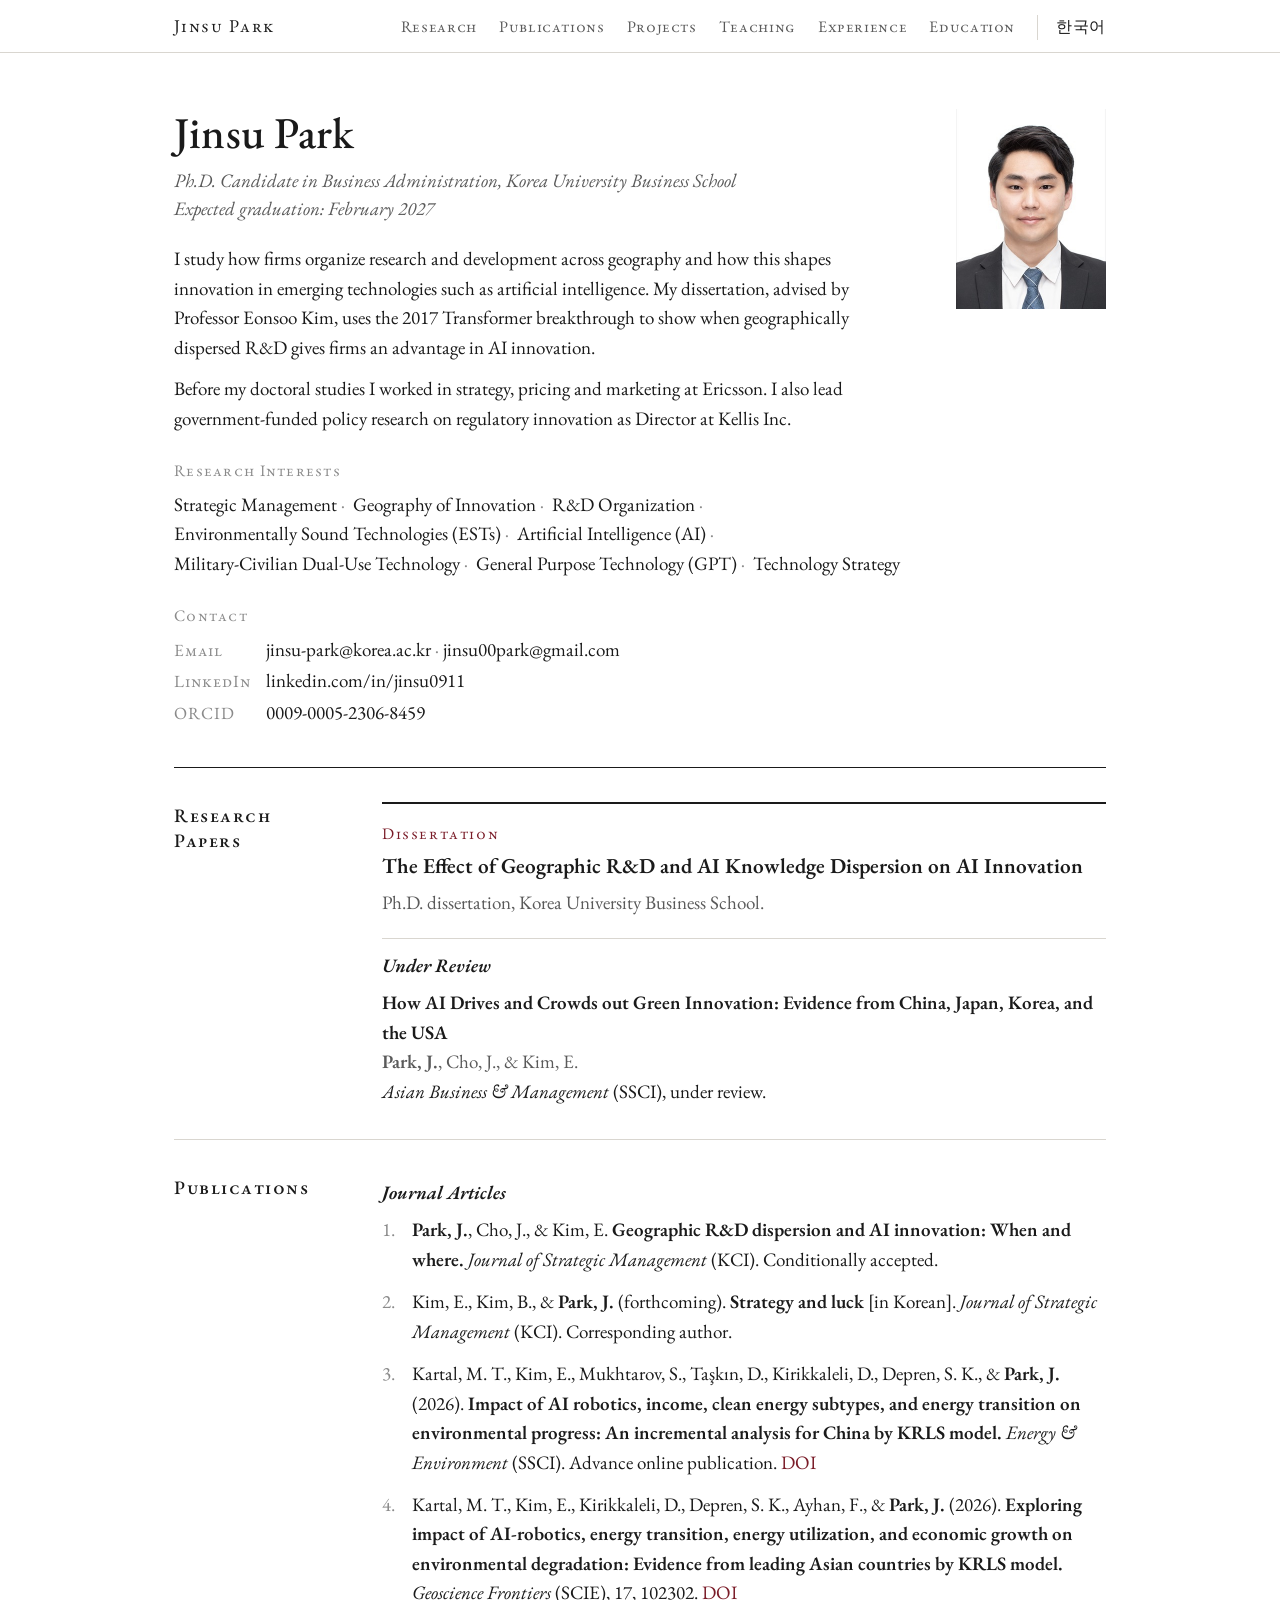
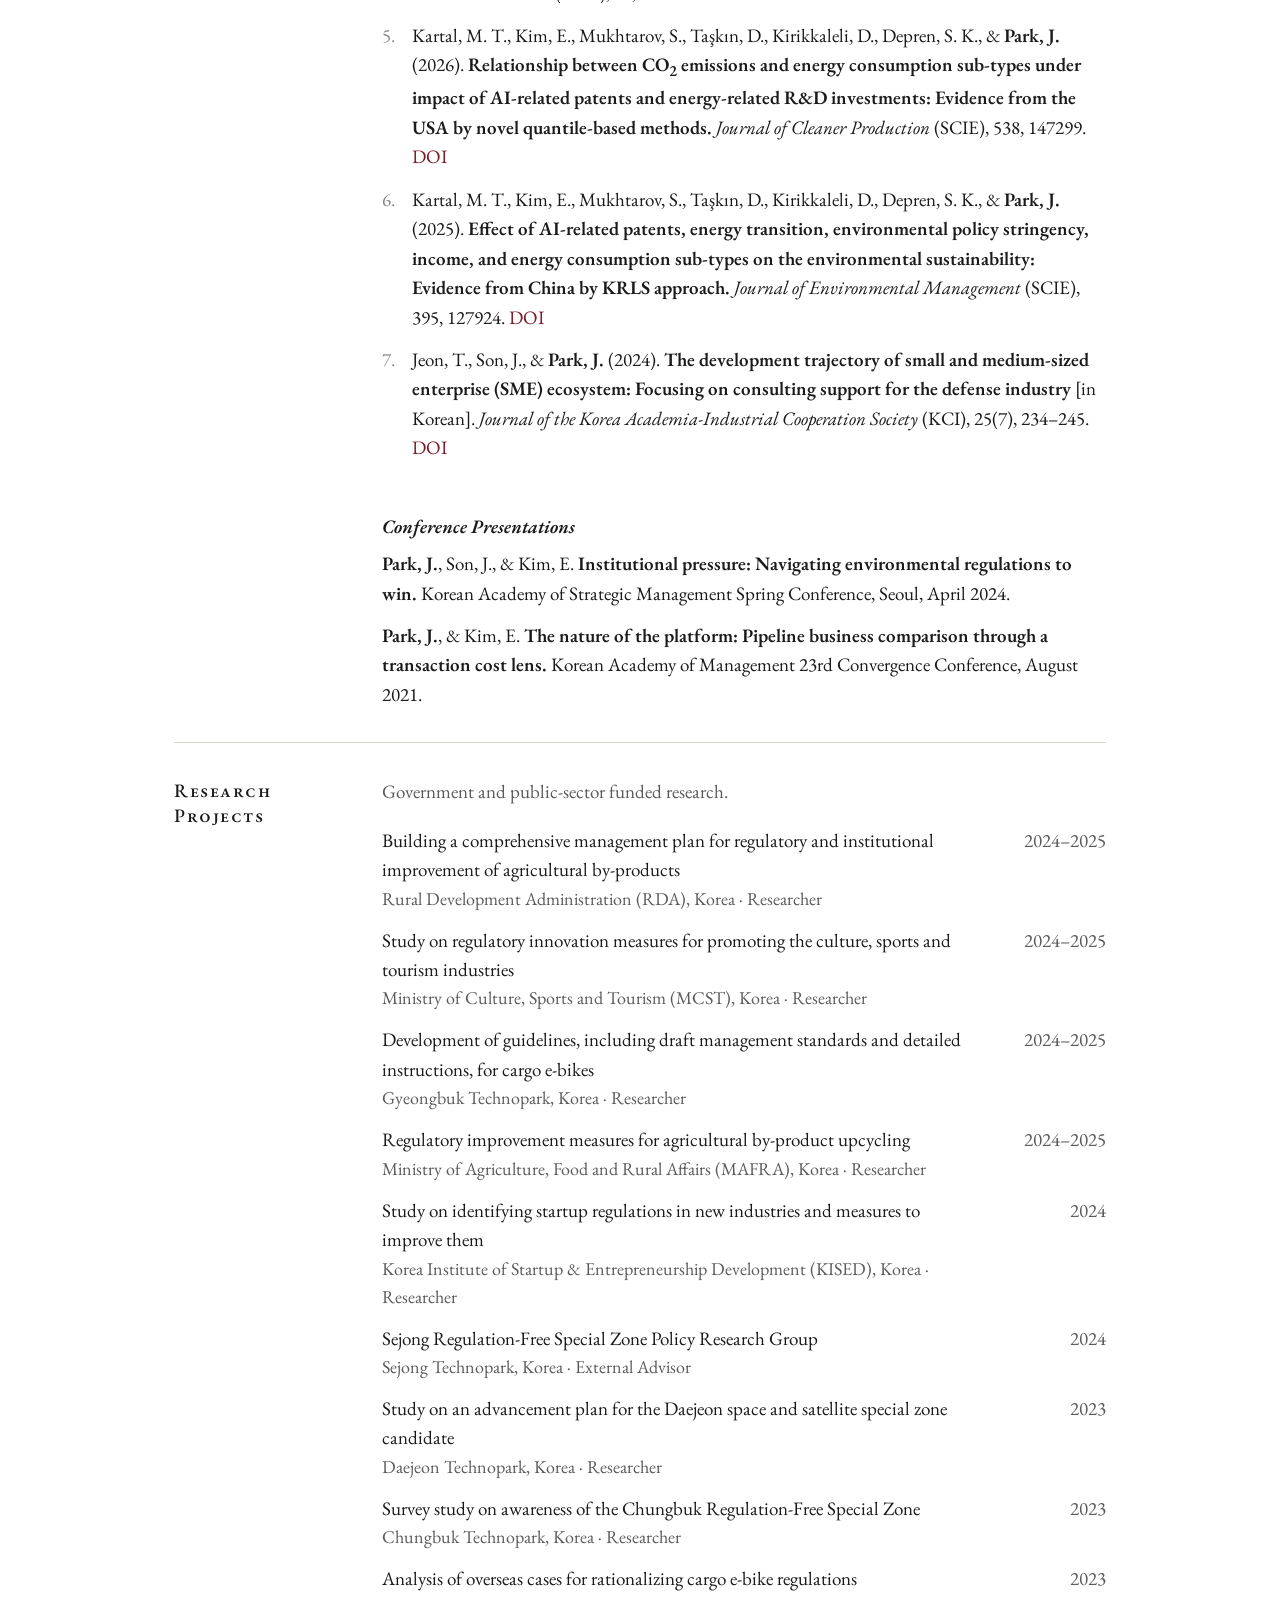
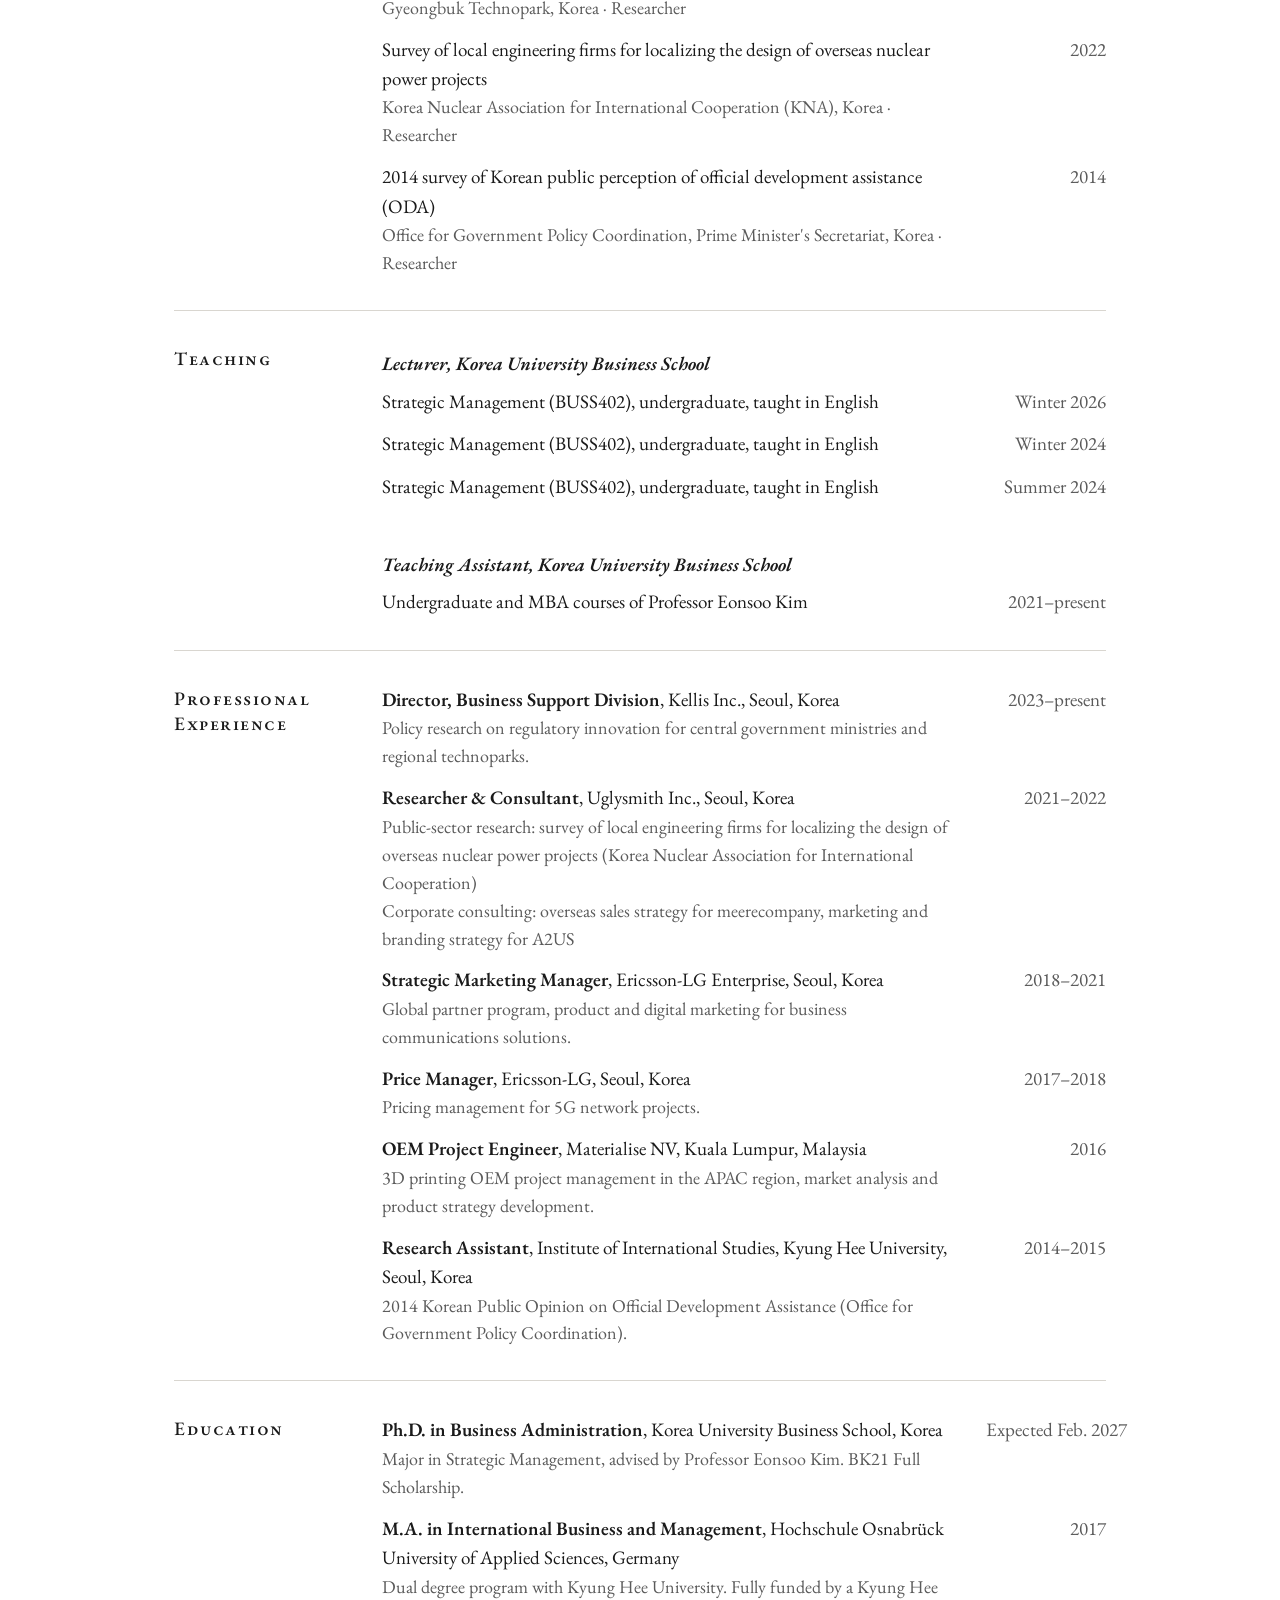
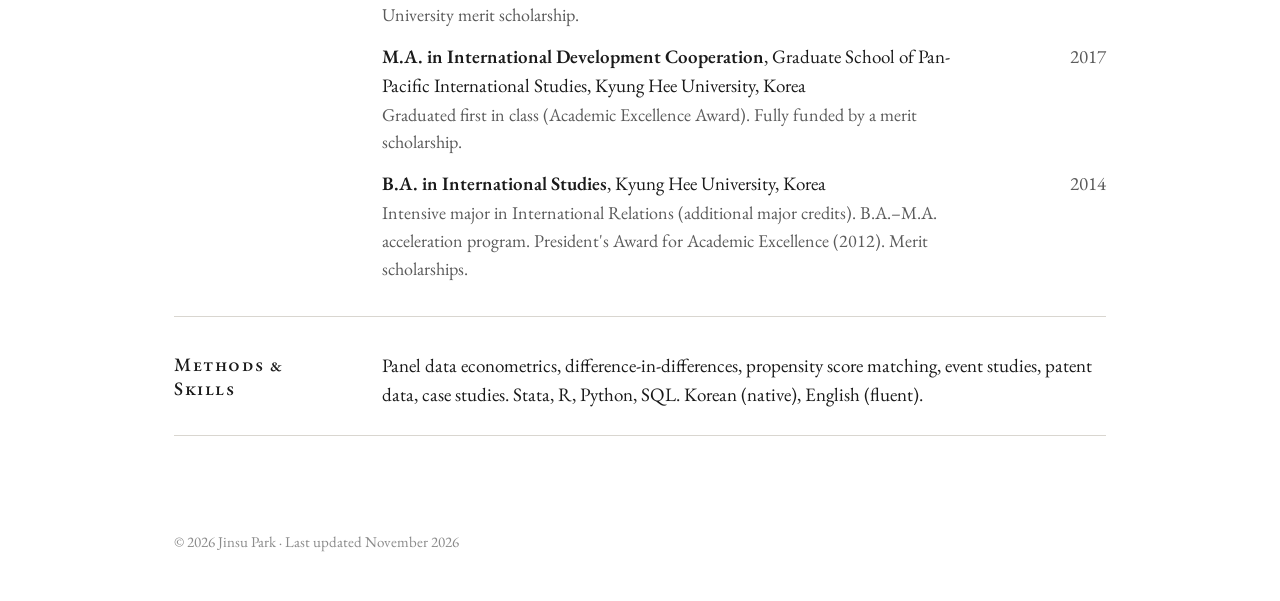
<file: index.html>
<!doctype html>
<html lang="en">
<head>
  <meta charset="utf-8">
  <meta name="viewport" content="width=device-width, initial-scale=1">
  <title>Jinsu Park</title>
  <meta name="description" content="Jinsu Park, Ph.D. candidate in Business Administration at Korea University Business School. Research on the geography of R&D, AI innovation, and technology strategy.">
  <meta name="author" content="Jinsu Park">
  <link rel="preconnect" href="https://fonts.googleapis.com">
  <link rel="preconnect" href="https://fonts.gstatic.com" crossorigin>
  <link href="https://fonts.googleapis.com/css2?family=EB+Garamond:ital,wght@0,400;0,500;0,600;1,400&display=swap" rel="stylesheet">
  <link rel="stylesheet" href="assets/style.css">
</head>
<body>

<nav>
  <div class="inner">
    <span class="name">Jinsu Park</span>
    <a href="#research">Research</a>
    <a href="#publications">Publications</a>
    <a href="#projects">Projects</a>
    <a href="#teaching">Teaching</a>
    <a href="#experience">Experience</a>
    <a href="#education">Education</a>
    <a class="lang" href="ko.html" lang="ko">한국어</a>
  </div>
</nav>

<main>

  <header class="hero">
    <img src="assets/photo.jpg" alt="Photo of Jinsu Park">
    <div>
      <h1>Jinsu Park</h1>
      <p class="role">Ph.D. Candidate in Business Administration, Korea University Business School<br>Expected graduation: February 2027</p>
      <p>
        I study how firms organize research and development across geography and how this shapes
        innovation in emerging technologies such as artificial intelligence. My dissertation, advised by
        Professor Eonsoo Kim, uses the 2017 Transformer breakthrough to show when geographically dispersed
        R&amp;D gives firms an advantage in AI innovation.
      </p>
      <p>
        Before my doctoral studies I worked in strategy, pricing and marketing at Ericsson.
        I also lead government-funded policy research on regulatory innovation as Director at Kellis Inc.
      </p>
      <p class="hero-label">Research Interests</p>
      <ul class="interests">
        <li>Strategic Management</li>
        <li>Geography of Innovation</li>
        <li>R&amp;D Organization</li>
        <li>Environmentally Sound Technologies (ESTs)</li>
        <li>Artificial Intelligence (AI)</li>
        <li>Military-Civilian Dual-Use Technology</li>
        <li>General Purpose Technology (GPT)</li>
        <li>Technology Strategy</li>
      </ul>
      <p class="hero-label">Contact</p>
      <div class="links">
        <span class="pair"><span class="k">Email</span> <a href="mailto:jinsu-park@korea.ac.kr">jinsu-park@korea.ac.kr</a><span class="sep"> · </span><a href="mailto:jinsu00park@gmail.com">jinsu00park@gmail.com</a></span>
        <a href="https://www.linkedin.com/in/jinsu0911" target="_blank" rel="noopener"><span class="k">LinkedIn</span> linkedin.com/in/jinsu0911</a>
        <a href="https://orcid.org/0009-0005-2306-8459" target="_blank" rel="noopener"><span class="k">ORCID</span> 0009-0005-2306-8459</a>
        <!-- TODO: Google Scholar link when the profile exists -->
      </div>
    </div>
  </header>

  <section id="research">
    <h2>Research Papers</h2>
    <div class="jmp">
      <span class="tag">Dissertation</span>
      <h3>The Effect of Geographic R&amp;D and AI Knowledge Dispersion on AI Innovation</h3>
      <p class="meta">Ph.D. dissertation, Korea University Business School.</p>
    </div>

    <h3>Under Review</h3>
    <ul class="plain">
      <li><span class="title">How AI Drives and Crowds out Green Innovation: Evidence from China, Japan, Korea, and the USA</span><br>
        <span class="meta"><span class="me">Park, J.</span>, Cho, J., &amp; Kim, E.</span><br>
        <span class="venue">Asian Business &amp; Management</span> (SSCI), under review.
      </li>
    </ul>

  </section>

  <section id="publications">
    <h2>Publications</h2>

    <h3>Journal Articles</h3>
    <ol class="pubs">
      <li><span class="me">Park, J.</span>, Cho, J., &amp; Kim, E.
        <span class="title">Geographic R&amp;D dispersion and AI innovation: When and where.</span>
        <span class="venue">Journal of Strategic Management</span> (KCI). Conditionally accepted.</li>
      <li>Kim, E., Kim, B., &amp; <span class="me">Park, J.</span> (forthcoming).
        <span class="title">Strategy and luck</span> [in Korean].
        <span class="venue">Journal of Strategic Management</span> (KCI). Corresponding author.</li>
      <li>Kartal, M. T., Kim, E., Mukhtarov, S., Taşkın, D., Kirikkaleli, D., Depren, S. K., &amp; <span class="me">Park, J.</span> (2026).
        <span class="title">Impact of AI robotics, income, clean energy subtypes, and energy transition on environmental progress: An incremental analysis for China by KRLS model.</span>
        <span class="venue">Energy &amp; Environment</span> (SSCI). Advance online publication.
        <a href="https://doi.org/10.1177/0958305X261502657" target="_blank" rel="noopener">DOI</a></li>
      <li>Kartal, M. T., Kim, E., Kirikkaleli, D., Depren, S. K., Ayhan, F., &amp; <span class="me">Park, J.</span> (2026).
        <span class="title">Exploring impact of AI-robotics, energy transition, energy utilization, and economic growth on environmental degradation: Evidence from leading Asian countries by KRLS model.</span>
        <span class="venue">Geoscience Frontiers</span> (SCIE), 17, 102302.
        <a href="https://doi.org/10.1016/j.gsf.2026.102302" target="_blank" rel="noopener">DOI</a></li>
      <li>Kartal, M. T., Kim, E., Mukhtarov, S., Taşkın, D., Kirikkaleli, D., Depren, S. K., &amp; <span class="me">Park, J.</span> (2026).
        <span class="title">Relationship between CO<sub>2</sub> emissions and energy consumption sub-types under impact of AI-related patents and energy-related R&amp;D investments: Evidence from the USA by novel quantile-based methods.</span>
        <span class="venue">Journal of Cleaner Production</span> (SCIE), 538, 147299.
        <a href="https://doi.org/10.1016/j.jclepro.2025.147299" target="_blank" rel="noopener">DOI</a></li>
      <li>Kartal, M. T., Kim, E., Mukhtarov, S., Taşkın, D., Kirikkaleli, D., Depren, S. K., &amp; <span class="me">Park, J.</span> (2025).
        <span class="title">Effect of AI-related patents, energy transition, environmental policy stringency, income, and energy consumption sub-types on the environmental sustainability: Evidence from China by KRLS approach.</span>
        <span class="venue">Journal of Environmental Management</span> (SCIE), 395, 127924.
        <a href="https://doi.org/10.1016/j.jenvman.2025.127924" target="_blank" rel="noopener">DOI</a></li>
      <li>Jeon, T., Son, J., &amp; <span class="me">Park, J.</span> (2024).
        <span class="title">The development trajectory of small and medium-sized enterprise (SME) ecosystem: Focusing on consulting support for the defense industry</span> [in Korean].
        <span class="venue">Journal of the Korea Academia-Industrial Cooperation Society</span> (KCI), 25(7), 234–245.
        <a href="https://doi.org/10.5762/KAIS.2024.25.7.234" target="_blank" rel="noopener">DOI</a></li>
    </ol>

    <h3>Conference Presentations</h3>
    <ul class="plain">
      <li><span class="me">Park, J.</span>, Son, J., &amp; Kim, E. <span class="title">Institutional pressure: Navigating environmental regulations to win.</span>
        Korean Academy of Strategic Management Spring Conference, Seoul, April 2024.</li>
      <li><span class="me">Park, J.</span>, &amp; Kim, E. <span class="title">The nature of the platform: Pipeline business comparison through a transaction cost lens.</span>
        Korean Academy of Management 23rd Convergence Conference, August 2021.</li>
    </ul>
  </section>

  <section id="projects">
    <h2>Research Projects</h2>
    <p class="meta">Government and public-sector funded research.</p>
    <ul class="plain">
      <li class="row"><div>Building a comprehensive management plan for regulatory and institutional improvement of agricultural by-products<div class="meta">Rural Development Administration (RDA), Korea · Researcher</div></div><div class="when">2024–2025</div></li>
      <li class="row"><div>Study on regulatory innovation measures for promoting the culture, sports and tourism industries<div class="meta">Ministry of Culture, Sports and Tourism (MCST), Korea · Researcher</div></div><div class="when">2024–2025</div></li>
      <li class="row"><div>Development of guidelines, including draft management standards and detailed instructions, for cargo e-bikes<div class="meta">Gyeongbuk Technopark, Korea · Researcher</div></div><div class="when">2024–2025</div></li>
      <li class="row"><div>Regulatory improvement measures for agricultural by-product upcycling<div class="meta">Ministry of Agriculture, Food and Rural Affairs (MAFRA), Korea · Researcher</div></div><div class="when">2024–2025</div></li>
      <li class="row"><div>Study on identifying startup regulations in new industries and measures to improve them<div class="meta">Korea Institute of Startup &amp; Entrepreneurship Development (KISED), Korea · Researcher</div></div><div class="when">2024</div></li>
      <li class="row"><div>Sejong Regulation-Free Special Zone Policy Research Group<div class="meta">Sejong Technopark, Korea · External Advisor</div></div><div class="when">2024</div></li>
      <li class="row"><div>Study on an advancement plan for the Daejeon space and satellite special zone candidate<div class="meta">Daejeon Technopark, Korea · Researcher</div></div><div class="when">2023</div></li>
      <li class="row"><div>Survey study on awareness of the Chungbuk Regulation-Free Special Zone<div class="meta">Chungbuk Technopark, Korea · Researcher</div></div><div class="when">2023</div></li>
      <li class="row"><div>Analysis of overseas cases for rationalizing cargo e-bike regulations<div class="meta">Gyeongbuk Technopark, Korea · Researcher</div></div><div class="when">2023</div></li>
      <li class="row"><div>Survey of local engineering firms for localizing the design of overseas nuclear power projects<div class="meta">Korea Nuclear Association for International Cooperation (KNA), Korea · Researcher</div></div><div class="when">2022</div></li>
      <li class="row"><div>2014 survey of Korean public perception of official development assistance (ODA)<div class="meta">Office for Government Policy Coordination, Prime Minister's Secretariat, Korea · Researcher</div></div><div class="when">2014</div></li>
    </ul>
  </section>

  <section id="teaching">
    <h2>Teaching</h2>

    <h3>Lecturer, Korea University Business School</h3>
    <ul class="plain">
      <li class="row"><div>Strategic Management (BUSS402), undergraduate, taught in English</div><div class="when">Winter 2026</div></li>
      <li class="row"><div>Strategic Management (BUSS402), undergraduate, taught in English</div><div class="when">Winter 2024</div></li>
      <li class="row"><div>Strategic Management (BUSS402), undergraduate, taught in English</div><div class="when">Summer 2024</div></li>
    </ul>

    <h3>Teaching Assistant, Korea University Business School</h3>
    <ul class="plain">
      <li class="row"><div>Undergraduate and MBA courses of Professor Eonsoo Kim</div><div class="when">2021–present</div></li>
    </ul>
  </section>

  <section id="experience">
    <h2>Professional Experience</h2>
    <ul class="plain">
      <li class="row"><div><span class="title">Director, Business Support Division</span>, Kellis Inc., Seoul, Korea
        <div class="meta">Policy research on regulatory innovation for central government ministries and regional technoparks.</div></div><div class="when">2023–present</div></li>
      <li class="row"><div><span class="title">Researcher &amp; Consultant</span>, Uglysmith Inc., Seoul, Korea
        <div class="meta">Public-sector research: survey of local engineering firms for localizing the design of overseas nuclear power projects (Korea Nuclear Association for International Cooperation)</div>
        <div class="meta">Corporate consulting: overseas sales strategy for meerecompany, marketing and branding strategy for A2US</div></div><div class="when">2021–2022</div></li>
      <li class="row"><div><span class="title">Strategic Marketing Manager</span>, Ericsson-LG Enterprise, Seoul, Korea
        <div class="meta">Global partner program, product and digital marketing for business communications solutions.</div></div><div class="when">2018–2021</div></li>
      <li class="row"><div><span class="title">Price Manager</span>, Ericsson-LG, Seoul, Korea
        <div class="meta">Pricing management for 5G network projects.</div></div><div class="when">2017–2018</div></li>
      <li class="row"><div><span class="title">OEM Project Engineer</span>, Materialise NV, Kuala Lumpur, Malaysia
        <div class="meta">3D printing OEM project management in the APAC region, market analysis and product strategy development.</div></div><div class="when">2016</div></li>
      <li class="row"><div><span class="title">Research Assistant</span>, Institute of International Studies, Kyung Hee University, Seoul, Korea
        <div class="meta">2014 Korean Public Opinion on Official Development Assistance (Office for Government Policy Coordination).</div></div><div class="when">2014–2015</div></li>
    </ul>
  </section>

  <section id="education">
    <h2>Education</h2>
    <ul class="plain">
      <li class="row"><div><span class="title">Ph.D. in Business Administration</span>, Korea University Business School, Korea
        <div class="meta">Major in Strategic Management, advised by Professor Eonsoo Kim. BK21 Full Scholarship.</div></div><div class="when">Expected Feb. 2027</div></li>
      <li class="row"><div><span class="title">M.A. in International Business and Management</span>, Hochschule Osnabrück University of Applied Sciences, Germany
        <div class="meta">Dual degree program with Kyung Hee University. Fully funded by a Kyung Hee University merit scholarship.</div></div><div class="when">2017</div></li>
      <li class="row"><div><span class="title">M.A. in International Development Cooperation</span>, Graduate School of Pan-Pacific International Studies, Kyung Hee University, Korea
        <div class="meta">Graduated first in class (Academic Excellence Award). Fully funded by a merit scholarship.</div></div><div class="when">2017</div></li>
      <li class="row"><div><span class="title">B.A. in International Studies</span>, Kyung Hee University, Korea
        <div class="meta">Intensive major in International Relations (additional major credits). B.A.–M.A. acceleration program.
          President's Award for Academic Excellence (2012). Merit scholarships.</div></div><div class="when">2014</div></li>
    </ul>
  </section>

  <section id="skills">
    <h2>Methods &amp; Skills</h2>
    <p>Panel data econometrics, difference-in-differences, propensity score matching, event studies, patent data, case studies.
      Stata, R, Python, SQL. Korean (native), English (fluent).</p>
  </section>

</main>

<footer>
  © 2026 Jinsu Park · Last updated November 2026
</footer>

</body>
</html>
</file>
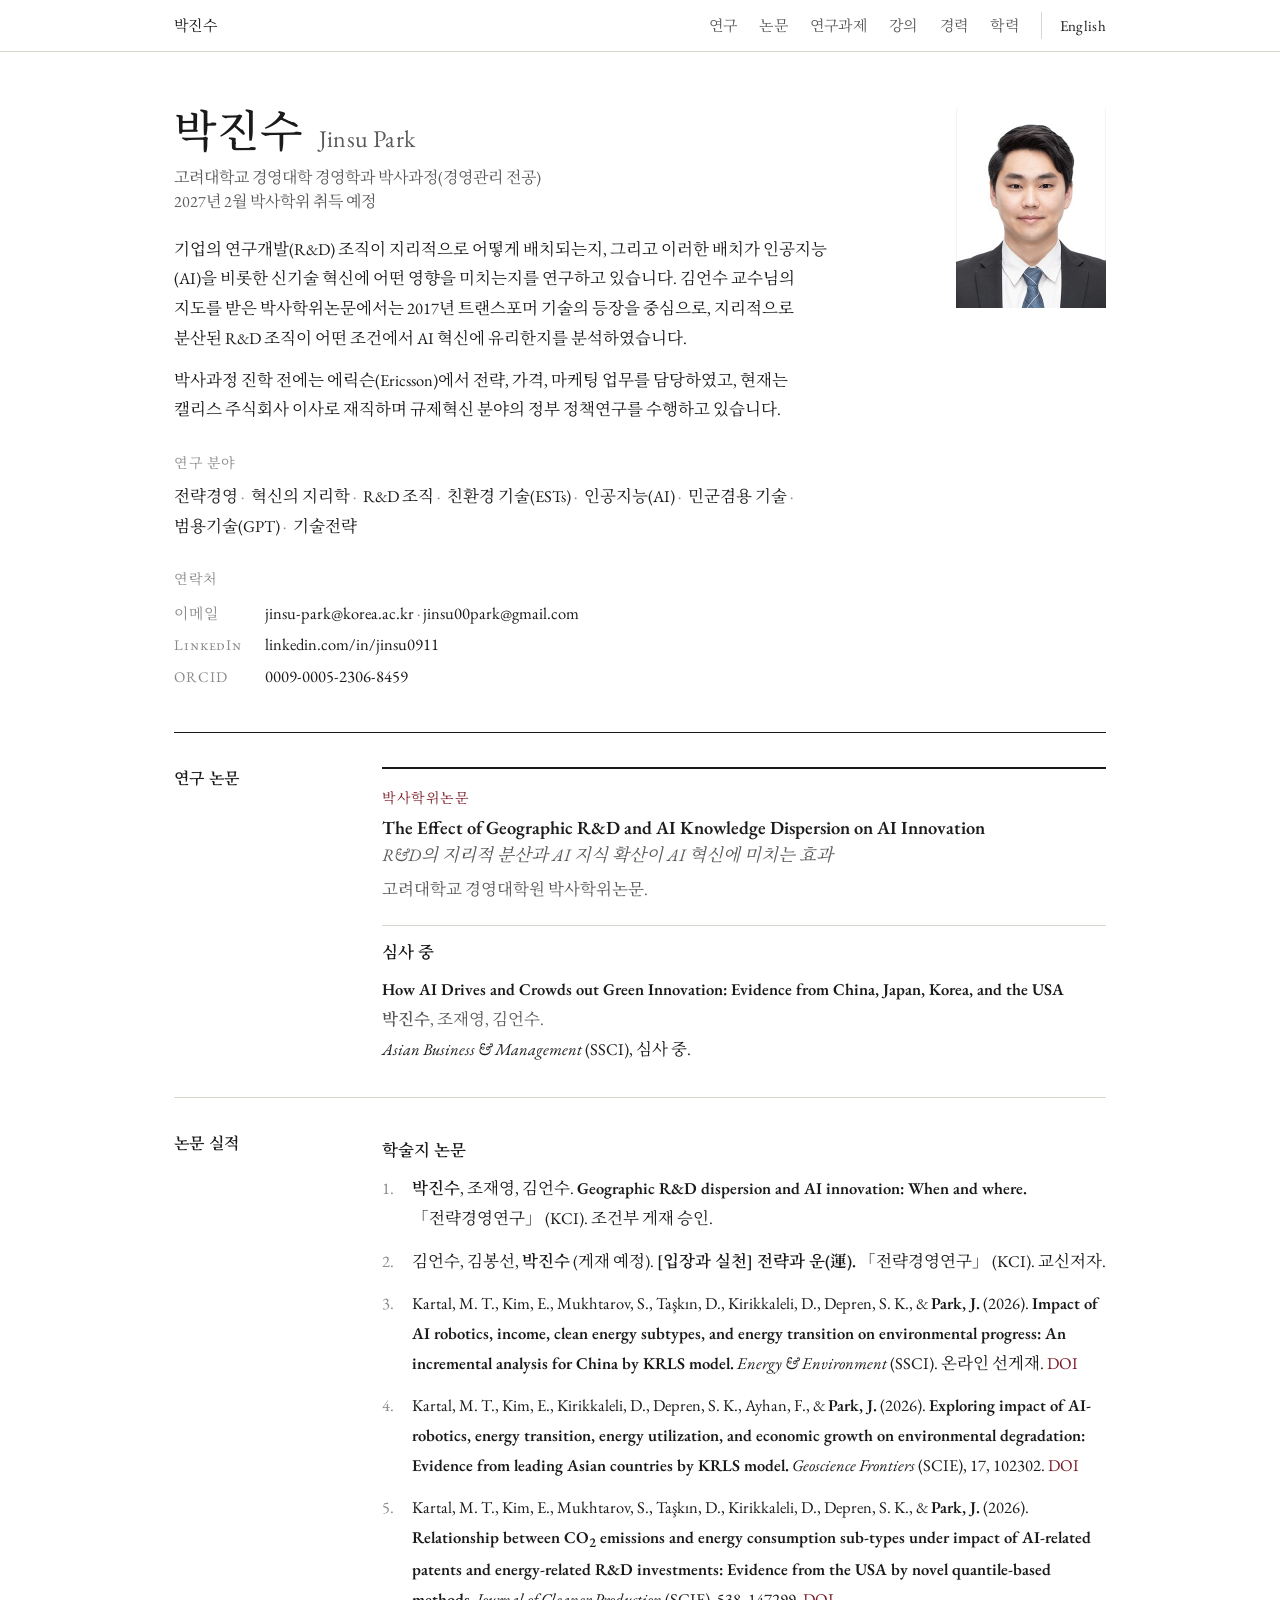
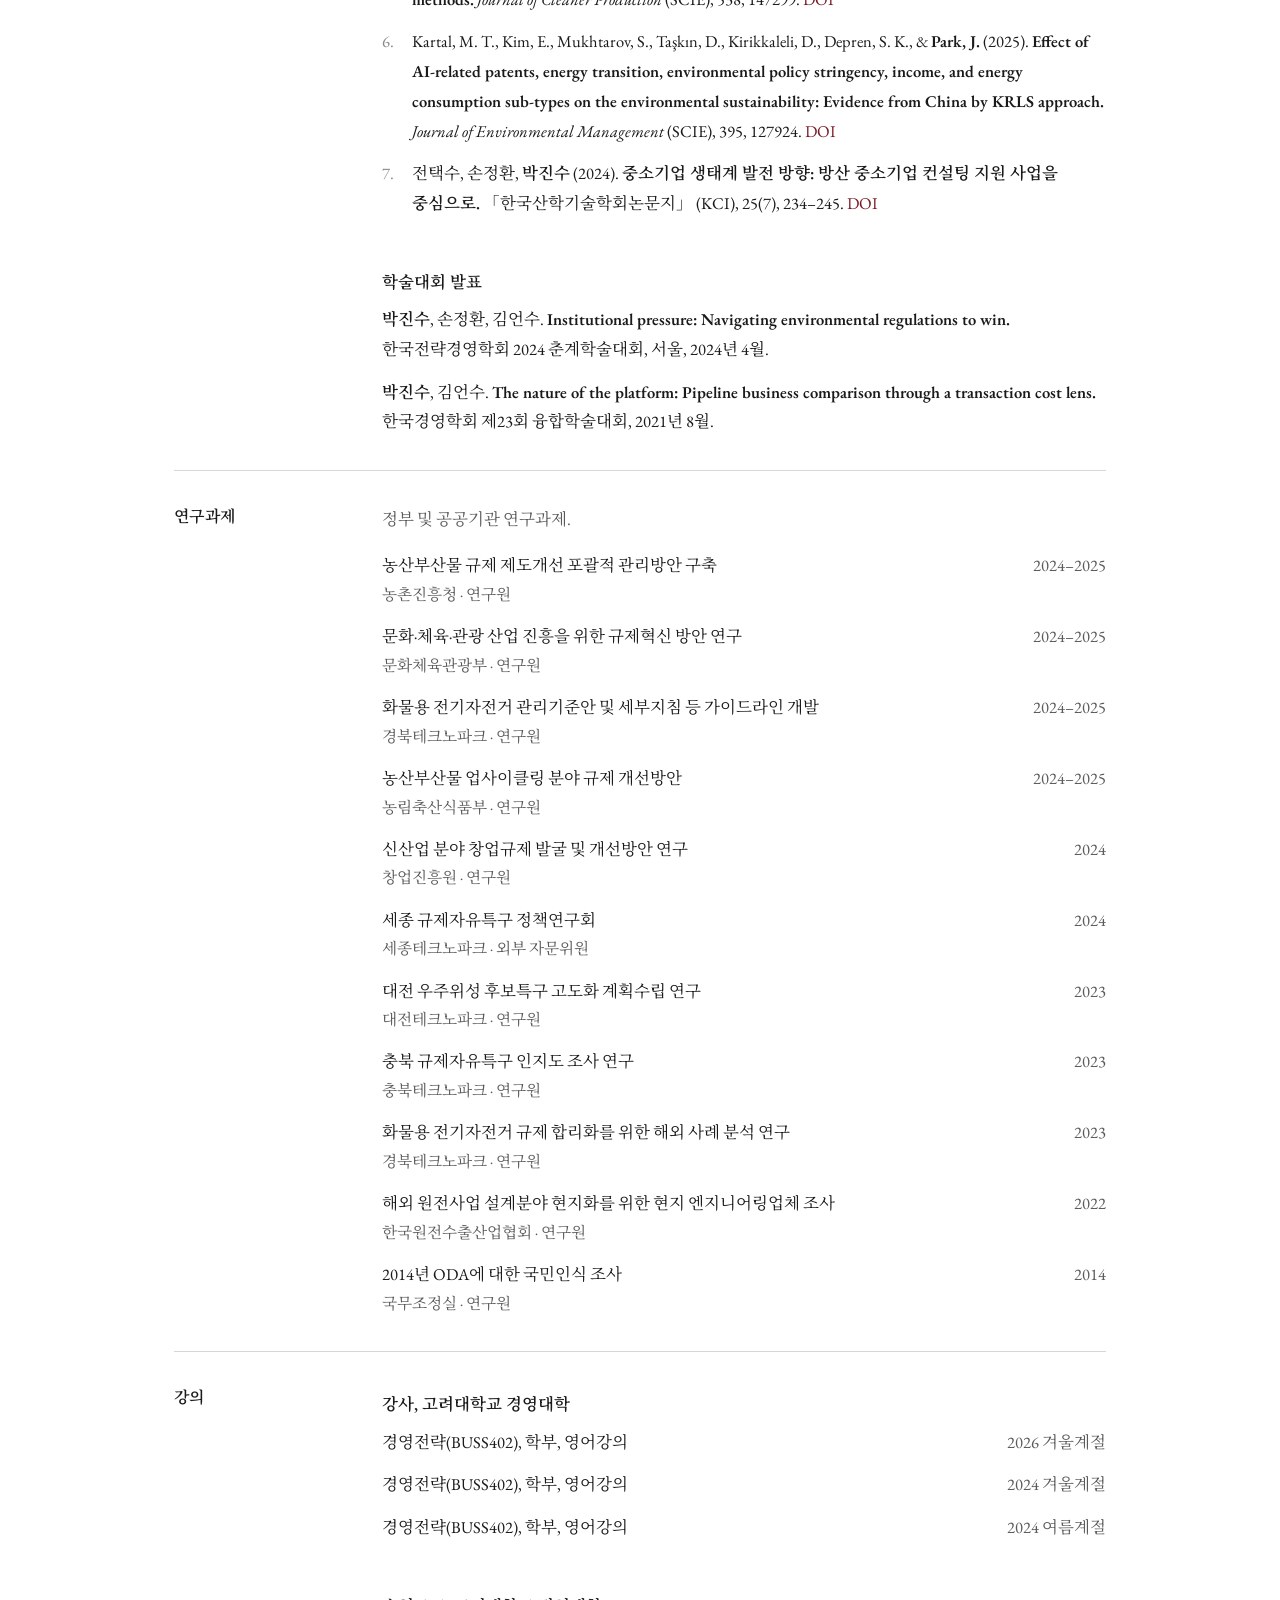
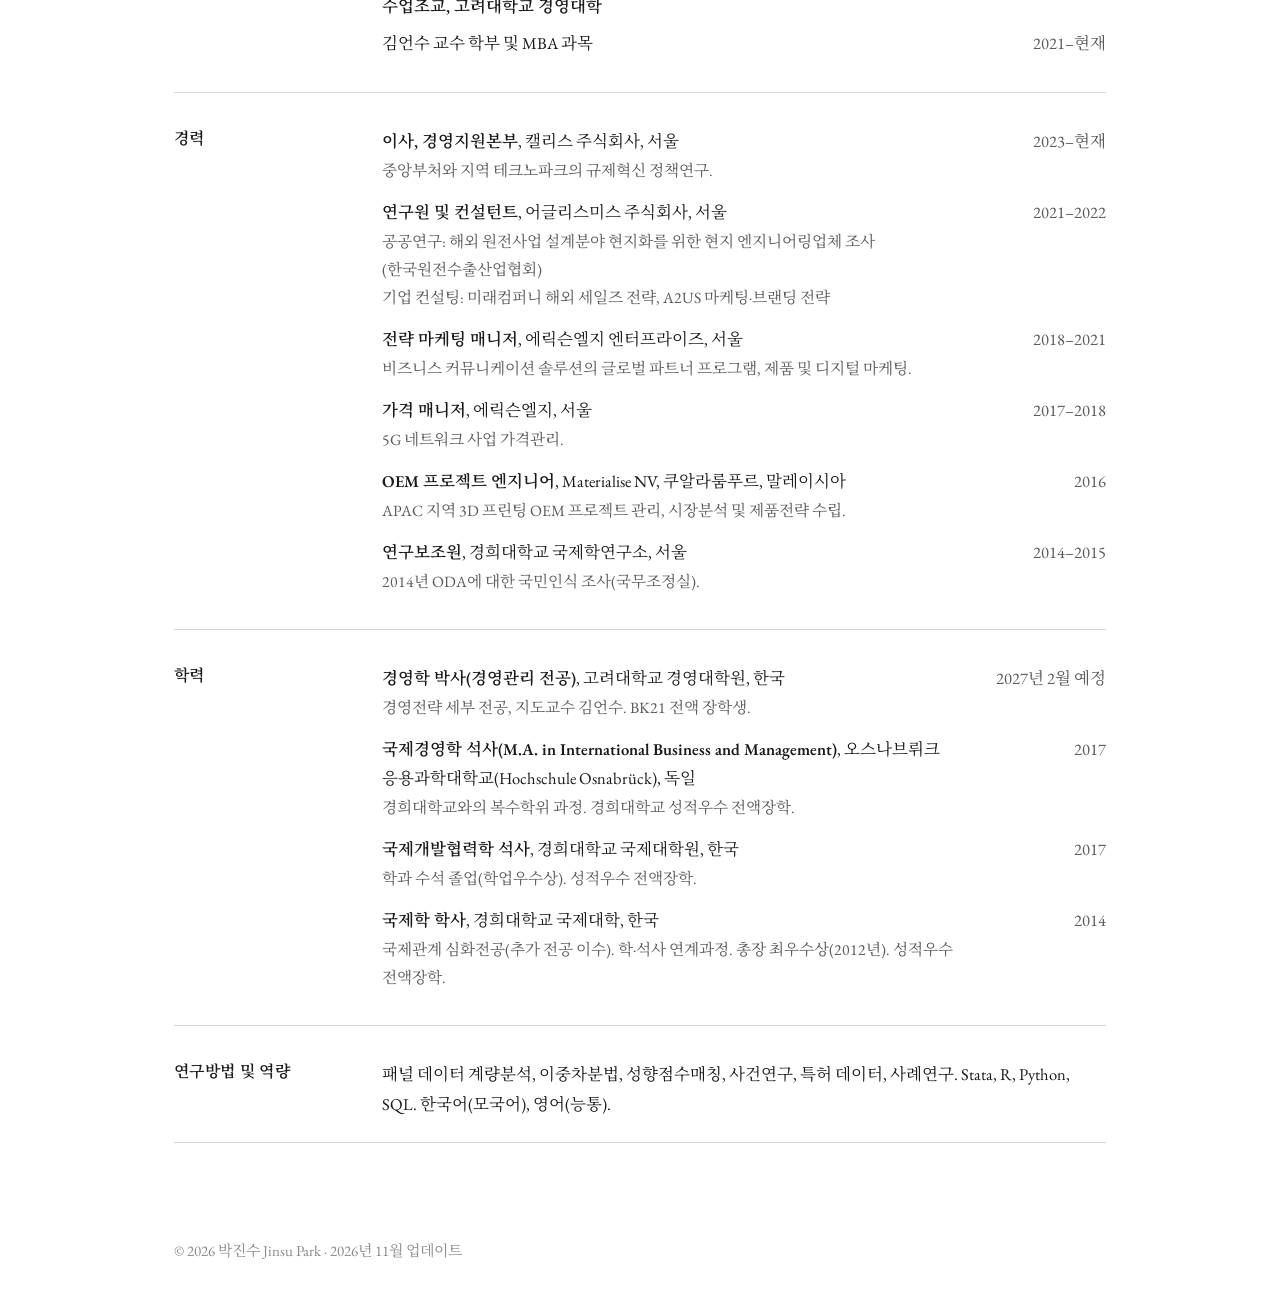
<file: ko.html>
<!doctype html>
<html lang="ko">
<head>
  <meta charset="utf-8">
  <meta name="viewport" content="width=device-width, initial-scale=1">
  <title>박진수 Jinsu Park</title>
  <meta name="description" content="박진수, 고려대학교 경영대학 경영학과 박사과정(경영관리 전공). R&D의 지리적 분산, AI 혁신, 기술전략 연구.">
  <meta name="author" content="박진수 Jinsu Park">
  <link rel="alternate" hreflang="en" href="index.html">
  <link rel="preconnect" href="https://fonts.googleapis.com">
  <link rel="preconnect" href="https://fonts.gstatic.com" crossorigin>
  <link href="https://fonts.googleapis.com/css2?family=EB+Garamond:ital,wght@0,400;0,500;0,600;1,400&family=Noto+Serif+KR:wght@400;500;600&display=swap" rel="stylesheet">
  <link rel="stylesheet" href="assets/style.css">
</head>
<body>

<nav>
  <div class="inner">
    <span class="name">박진수</span>
    <a href="#research">연구</a>
    <a href="#publications">논문</a>
    <a href="#projects">연구과제</a>
    <a href="#teaching">강의</a>
    <a href="#experience">경력</a>
    <a href="#education">학력</a>
    <a class="lang" href="index.html" lang="en">English</a>
  </div>
</nav>

<main>

  <header class="hero">
    <img src="assets/photo.jpg" alt="박진수 사진">
    <div>
      <h1>박진수 <span class="alt-name">Jinsu Park</span></h1>
      <p class="role">고려대학교 경영대학 경영학과 박사과정(경영관리 전공)<br>2027년 2월 박사학위 취득 예정</p>
      <p>
        기업의 연구개발(R&amp;D) 조직이 지리적으로 어떻게 배치되는지, 그리고 이러한 배치가 인공지능(AI)을 비롯한
        신기술 혁신에 어떤 영향을 미치는지를 연구하고 있습니다. 김언수 교수님의 지도를 받은 박사학위논문에서는
        2017년 트랜스포머 기술의 등장을 중심으로, 지리적으로 분산된 R&amp;D 조직이 어떤 조건에서 AI 혁신에
        유리한지를 분석하였습니다.
      </p>
      <p>
        박사과정 진학 전에는 에릭슨(Ericsson)에서 전략, 가격, 마케팅 업무를 담당하였고,
        현재는 캘리스 주식회사 이사로 재직하며 규제혁신 분야의 정부 정책연구를 수행하고 있습니다.
      </p>
      <p class="hero-label">연구 분야</p>
      <ul class="interests">
        <li>전략경영</li>
        <li>혁신의 지리학</li>
        <li>R&amp;D 조직</li>
        <li>친환경 기술(ESTs)</li>
        <li>인공지능(AI)</li>
        <li>민군겸용 기술</li>
        <li>범용기술(GPT)</li>
        <li>기술전략</li>
      </ul>
      <p class="hero-label">연락처</p>
      <div class="links">
        <span class="pair"><span class="k">이메일</span> <a href="mailto:jinsu-park@korea.ac.kr">jinsu-park@korea.ac.kr</a><span class="sep"> · </span><a href="mailto:jinsu00park@gmail.com">jinsu00park@gmail.com</a></span>
        <a href="https://www.linkedin.com/in/jinsu0911" target="_blank" rel="noopener"><span class="k">LinkedIn</span> linkedin.com/in/jinsu0911</a>
        <a href="https://orcid.org/0009-0005-2306-8459" target="_blank" rel="noopener"><span class="k">ORCID</span> 0009-0005-2306-8459</a>
      </div>
    </div>
  </header>

  <section id="research">
    <h2>연구 논문</h2>
    <div class="jmp">
      <span class="tag">박사학위논문</span>
      <h3>The Effect of Geographic R&amp;D and AI Knowledge Dispersion on AI Innovation
        <span class="en-title">R&amp;D의 지리적 분산과 AI 지식 확산이 AI 혁신에 미치는 효과</span></h3>
      <p class="meta">고려대학교 경영대학원 박사학위논문.</p>
    </div>

    <h3>심사 중</h3>
    <ul class="plain">
      <li><span class="title">How AI Drives and Crowds out Green Innovation: Evidence from China, Japan, Korea, and the USA</span><br>
        <span class="meta"><span class="me">박진수</span>, 조재영, 김언수.</span><br>
        <span class="venue">Asian Business &amp; Management</span> (SSCI), 심사 중.
      </li>
    </ul>

  </section>

  <section id="publications">
    <h2>논문 실적</h2>

    <h3>학술지 논문</h3>
    <ol class="pubs">
      <li><span class="me">박진수</span>, 조재영, 김언수.
        <span class="title">Geographic R&amp;D dispersion and AI innovation: When and where.</span>
        <span class="venue ko">「전략경영연구」</span> (KCI). 조건부 게재 승인.</li>
      <li>김언수, 김봉선, <span class="me">박진수</span> (게재 예정).
        <span class="title">[입장과 실천] 전략과 운(運).</span>
        <span class="venue ko">「전략경영연구」</span> (KCI). 교신저자.</li>
      <li>Kartal, M. T., Kim, E., Mukhtarov, S., Taşkın, D., Kirikkaleli, D., Depren, S. K., &amp; <span class="me">Park, J.</span> (2026).
        <span class="title">Impact of AI robotics, income, clean energy subtypes, and energy transition on environmental progress: An incremental analysis for China by KRLS model.</span>
        <span class="venue">Energy &amp; Environment</span> (SSCI). 온라인 선게재.
        <a href="https://doi.org/10.1177/0958305X261502657" target="_blank" rel="noopener">DOI</a></li>
      <li>Kartal, M. T., Kim, E., Kirikkaleli, D., Depren, S. K., Ayhan, F., &amp; <span class="me">Park, J.</span> (2026).
        <span class="title">Exploring impact of AI-robotics, energy transition, energy utilization, and economic growth on environmental degradation: Evidence from leading Asian countries by KRLS model.</span>
        <span class="venue">Geoscience Frontiers</span> (SCIE), 17, 102302.
        <a href="https://doi.org/10.1016/j.gsf.2026.102302" target="_blank" rel="noopener">DOI</a></li>
      <li>Kartal, M. T., Kim, E., Mukhtarov, S., Taşkın, D., Kirikkaleli, D., Depren, S. K., &amp; <span class="me">Park, J.</span> (2026).
        <span class="title">Relationship between CO<sub>2</sub> emissions and energy consumption sub-types under impact of AI-related patents and energy-related R&amp;D investments: Evidence from the USA by novel quantile-based methods.</span>
        <span class="venue">Journal of Cleaner Production</span> (SCIE), 538, 147299.
        <a href="https://doi.org/10.1016/j.jclepro.2025.147299" target="_blank" rel="noopener">DOI</a></li>
      <li>Kartal, M. T., Kim, E., Mukhtarov, S., Taşkın, D., Kirikkaleli, D., Depren, S. K., &amp; <span class="me">Park, J.</span> (2025).
        <span class="title">Effect of AI-related patents, energy transition, environmental policy stringency, income, and energy consumption sub-types on the environmental sustainability: Evidence from China by KRLS approach.</span>
        <span class="venue">Journal of Environmental Management</span> (SCIE), 395, 127924.
        <a href="https://doi.org/10.1016/j.jenvman.2025.127924" target="_blank" rel="noopener">DOI</a></li>
      <li>전택수, 손정환, <span class="me">박진수</span> (2024).
        <span class="title">중소기업 생태계 발전 방향: 방산 중소기업 컨설팅 지원 사업을 중심으로.</span>
        <span class="venue ko">「한국산학기술학회논문지」</span> (KCI), 25(7), 234–245.
        <a href="https://doi.org/10.5762/KAIS.2024.25.7.234" target="_blank" rel="noopener">DOI</a></li>
    </ol>

    <h3>학술대회 발표</h3>
    <ul class="plain">
      <li><span class="me">박진수</span>, 손정환, 김언수. <span class="title">Institutional pressure: Navigating environmental regulations to win.</span>
        한국전략경영학회 2024 춘계학술대회, 서울, 2024년 4월.</li>
      <li><span class="me">박진수</span>, 김언수. <span class="title">The nature of the platform: Pipeline business comparison through a transaction cost lens.</span>
        한국경영학회 제23회 융합학술대회, 2021년 8월.</li>
    </ul>
  </section>

  <section id="projects">
    <h2>연구과제</h2>
    <p class="meta">정부 및 공공기관 연구과제.</p>
    <ul class="plain">
      <li class="row"><div>농산부산물 규제 제도개선 포괄적 관리방안 구축<div class="meta">농촌진흥청 · 연구원</div></div><div class="when">2024–2025</div></li>
      <li class="row"><div>문화·체육·관광 산업 진흥을 위한 규제혁신 방안 연구<div class="meta">문화체육관광부 · 연구원</div></div><div class="when">2024–2025</div></li>
      <li class="row"><div>화물용 전기자전거 관리기준안 및 세부지침 등 가이드라인 개발<div class="meta">경북테크노파크 · 연구원</div></div><div class="when">2024–2025</div></li>
      <li class="row"><div>농산부산물 업사이클링 분야 규제 개선방안<div class="meta">농림축산식품부 · 연구원</div></div><div class="when">2024–2025</div></li>
      <li class="row"><div>신산업 분야 창업규제 발굴 및 개선방안 연구<div class="meta">창업진흥원 · 연구원</div></div><div class="when">2024</div></li>
      <li class="row"><div>세종 규제자유특구 정책연구회<div class="meta">세종테크노파크 · 외부 자문위원</div></div><div class="when">2024</div></li>
      <li class="row"><div>대전 우주위성 후보특구 고도화 계획수립 연구<div class="meta">대전테크노파크 · 연구원</div></div><div class="when">2023</div></li>
      <li class="row"><div>충북 규제자유특구 인지도 조사 연구<div class="meta">충북테크노파크 · 연구원</div></div><div class="when">2023</div></li>
      <li class="row"><div>화물용 전기자전거 규제 합리화를 위한 해외 사례 분석 연구<div class="meta">경북테크노파크 · 연구원</div></div><div class="when">2023</div></li>
      <li class="row"><div>해외 원전사업 설계분야 현지화를 위한 현지 엔지니어링업체 조사<div class="meta">한국원전수출산업협회 · 연구원</div></div><div class="when">2022</div></li>
      <li class="row"><div>2014년 ODA에 대한 국민인식 조사<div class="meta">국무조정실 · 연구원</div></div><div class="when">2014</div></li>
    </ul>
  </section>

  <section id="teaching">
    <h2>강의</h2>

    <h3>강사, 고려대학교 경영대학</h3>
    <ul class="plain">
      <li class="row"><div>경영전략(BUSS402), 학부, 영어강의</div><div class="when">2026 겨울계절</div></li>
      <li class="row"><div>경영전략(BUSS402), 학부, 영어강의</div><div class="when">2024 겨울계절</div></li>
      <li class="row"><div>경영전략(BUSS402), 학부, 영어강의</div><div class="when">2024 여름계절</div></li>
    </ul>

    <h3>수업조교, 고려대학교 경영대학</h3>
    <ul class="plain">
      <li class="row"><div>김언수 교수 학부 및 MBA 과목</div><div class="when">2021–현재</div></li>
    </ul>
  </section>

  <section id="experience">
    <h2>경력</h2>
    <ul class="plain">
      <li class="row"><div><span class="title">이사, 경영지원본부</span>, 캘리스 주식회사, 서울
        <div class="meta">중앙부처와 지역 테크노파크의 규제혁신 정책연구.</div></div><div class="when">2023–현재</div></li>
      <li class="row"><div><span class="title">연구원 및 컨설턴트</span>, 어글리스미스 주식회사, 서울
        <div class="meta">공공연구: 해외 원전사업 설계분야 현지화를 위한 현지 엔지니어링업체 조사(한국원전수출산업협회)</div>
        <div class="meta">기업 컨설팅: 미래컴퍼니 해외 세일즈 전략, A2US 마케팅·브랜딩 전략</div></div><div class="when">2021–2022</div></li>
      <li class="row"><div><span class="title">전략 마케팅 매니저</span>, 에릭슨엘지 엔터프라이즈, 서울
        <div class="meta">비즈니스 커뮤니케이션 솔루션의 글로벌 파트너 프로그램, 제품 및 디지털 마케팅.</div></div><div class="when">2018–2021</div></li>
      <li class="row"><div><span class="title">가격 매니저</span>, 에릭슨엘지, 서울
        <div class="meta">5G 네트워크 사업 가격관리.</div></div><div class="when">2017–2018</div></li>
      <li class="row"><div><span class="title">OEM 프로젝트 엔지니어</span>, Materialise NV, 쿠알라룸푸르, 말레이시아
        <div class="meta">APAC 지역 3D 프린팅 OEM 프로젝트 관리, 시장분석 및 제품전략 수립.</div></div><div class="when">2016</div></li>
      <li class="row"><div><span class="title">연구보조원</span>, 경희대학교 국제학연구소, 서울
        <div class="meta">2014년 ODA에 대한 국민인식 조사(국무조정실).</div></div><div class="when">2014–2015</div></li>
    </ul>
  </section>

  <section id="education">
    <h2>학력</h2>
    <ul class="plain">
      <li class="row"><div><span class="title">경영학 박사(경영관리 전공)</span>, 고려대학교 경영대학원, 한국
        <div class="meta">경영전략 세부 전공, 지도교수 김언수. BK21 전액 장학생.</div></div><div class="when">2027년 2월 예정</div></li>
      <li class="row"><div><span class="title">국제경영학 석사(M.A. in International Business and Management)</span>, 오스나브뤼크 응용과학대학교(Hochschule Osnabrück), 독일
        <div class="meta">경희대학교와의 복수학위 과정. 경희대학교 성적우수 전액장학.</div></div><div class="when">2017</div></li>
      <li class="row"><div><span class="title">국제개발협력학 석사</span>, 경희대학교 국제대학원, 한국
        <div class="meta">학과 수석 졸업(학업우수상). 성적우수 전액장학.</div></div><div class="when">2017</div></li>
      <li class="row"><div><span class="title">국제학 학사</span>, 경희대학교 국제대학, 한국
        <div class="meta">국제관계 심화전공(추가 전공 이수). 학·석사 연계과정. 총장 최우수상(2012년). 성적우수 전액장학.</div></div><div class="when">2014</div></li>
    </ul>
  </section>

  <section id="skills">
    <h2>연구방법 및 역량</h2>
    <p>패널 데이터 계량분석, 이중차분법, 성향점수매칭, 사건연구, 특허 데이터, 사례연구.
      Stata, R, Python, SQL. 한국어(모국어), 영어(능통).</p>
  </section>

</main>

<footer>
  © 2026 박진수 Jinsu Park · 2026년 11월 업데이트
</footer>

</body>
</html>
</file>
<file: assets/style.css>
/* Jinsu Park, academic homepage. Print-like, light only. */
:root {
  color-scheme: light;
  --paper: #ffffff;
  --ink: #1a1a1a;
  --muted: #5a5a5a;
  --faint: #8a8a8a;
  --rule: #d9d6d0;
  --accent: #7a1c28;              /* Korea University crimson, used sparingly */
  --maxw: 980px;
  --label: 168px;
  --serif: "EB Garamond", "Noto Serif KR", Garamond, "Times New Roman", serif;
}

* { box-sizing: border-box; }
html { scroll-behavior: smooth; }
body {
  margin: 0; background: var(--paper); color: var(--ink);
  font: 19px/1.55 var(--serif);
  font-variant-numeric: lining-nums;
  -webkit-font-smoothing: antialiased;
}
html[lang="ko"] body { font-size: 16.5px; line-height: 1.8; word-break: keep-all; }

a { color: var(--accent); text-decoration: none; }
a:hover { text-decoration: underline; text-underline-offset: 3px; text-decoration-thickness: 1px; }

/* navigation */
nav { position: sticky; top: 0; z-index: 10; background: var(--paper); border-bottom: 1px solid var(--rule); }
nav .inner {
  max-width: var(--maxw); margin: 0 auto; padding: 12px 24px;
  display: flex; gap: 22px; flex-wrap: wrap; align-items: baseline;
  font-size: 16px; letter-spacing: .04em;
}
nav .name { margin-right: auto; color: var(--ink); font-variant: small-caps; letter-spacing: .08em; font-size: 18px; }
nav a { color: var(--muted); font-variant: small-caps; }
nav a:hover { color: var(--ink); text-decoration: none; }
nav a.lang { color: var(--ink); border-left: 1px solid var(--rule); padding-left: 18px; font-variant: normal; }
html[lang="ko"] nav .inner, html[lang="ko"] nav .name { font-size: 15px; letter-spacing: .02em; }

main { max-width: var(--maxw); margin: 0 auto; padding: 0 24px 72px; }

/* header */
.hero {
  display: grid; grid-template-columns: 1fr 150px; gap: 48px;
  padding: 56px 0 40px; border-bottom: 1px solid var(--ink);
}
.hero img { order: 2; width: 150px; height: 200px; object-fit: cover; filter: saturate(.85); }
.hero > div { order: 1; }
.hero h1 { margin: 0; font-weight: 500; font-size: 44px; line-height: 1.1; letter-spacing: .005em; }
.hero h1 .alt-name { font-size: 24px; color: var(--muted); font-weight: 400; margin-left: 6px; }
.hero .role { margin: 10px 0 22px; font-style: italic; color: var(--muted); font-size: 19px; line-height: 1.45; }
html[lang="ko"] .hero .role { font-style: normal; font-size: 16px; }
.hero p { margin: 0 0 12px; max-width: 40em; }

.hero .hero-label {
  margin: 26px 0 6px; color: var(--faint);
  font-variant: small-caps; letter-spacing: .08em; font-size: 16px;
}
html[lang="ko"] .hero-label { font-size: 14px; letter-spacing: .04em; }

/* research interests as a plain line */
.interests { list-style: none; padding: 0; margin: 0; }
.interests li { display: inline-block; white-space: nowrap; margin-right: 4px; }
.interests li:not(:last-child)::after { content: "\00a0\00b7"; color: var(--faint); }

/* contact as a small table */
.links { display: grid; gap: 2px; margin: 0; }
.links a { color: var(--ink); }
.links a:hover { color: var(--accent); }
.links .sep { color: var(--faint); }
.links .k {
  display: inline-block; width: 88px; color: var(--faint);
  font-variant: small-caps; letter-spacing: .06em; font-size: .9em;
}

/* sections: label column on the left */
section {
  display: grid; grid-template-columns: var(--label) 1fr; column-gap: 40px;
  padding: 34px 0 6px; border-bottom: 1px solid var(--rule);
}
section > * { grid-column: 2; }
section > h2 { grid-column: 1; grid-row: 1 / span 60; align-self: start; }
h2 {
  margin: 2px 0 0; font-weight: 500; font-size: 19px; line-height: 1.3;
  font-variant: small-caps; letter-spacing: .08em; color: var(--ink);
}
html[lang="ko"] h2 { font-size: 16px; font-weight: 600; letter-spacing: .02em; }
h3 { margin: 22px 0 8px; font-size: 1em; font-weight: 600; font-style: italic; }
html[lang="ko"] h3 { font-style: normal; }
section > h3:first-of-type { margin-top: 4px; }
section > p:first-of-type { margin-top: 0; }

/* job market paper */
.jmp { border-top: 2px solid var(--ink); border-bottom: 1px solid var(--rule); padding: 14px 0 12px; margin-bottom: 8px; }
.jmp .tag { font-variant: small-caps; letter-spacing: .1em; color: var(--accent); font-size: 16px; }
html[lang="ko"] .jmp .tag { font-size: 14px; letter-spacing: .04em; }
.jmp h3 { margin: 4px 0 6px; font-style: normal; font-size: 1.12em; line-height: 1.35; }
.jmp p { margin: 8px 0; }
details { margin-top: 4px; }
details summary { cursor: pointer; color: var(--accent); font-variant: small-caps; letter-spacing: .06em; font-size: .92em; list-style: none; }
details summary::-webkit-details-marker { display: none; }
details summary::before { content: "+ "; }
details[open] summary::before { content: "\2212  "; }

/* lists */
ol.pubs, ul.plain { list-style: none; padding: 0; margin: 0 0 14px; }
ol.pubs li, ul.plain li { margin: 0 0 13px; }
ol.pubs { counter-reset: pub; }
ol.pubs > li { position: relative; padding-left: 30px; counter-increment: pub; }
ol.pubs > li::before { content: counter(pub) "."; position: absolute; left: 0; color: var(--faint); }
.title { font-weight: 600; }
.venue { font-style: italic; }
.venue.ko { font-style: normal; }
.meta { color: var(--muted); }
.me { font-weight: 600; }
.en-title { display: block; color: var(--muted); font-style: italic; font-weight: 400; font-size: .95em; margin-top: 2px; }

.row { display: grid; grid-template-columns: 1fr 120px; gap: 20px; }
.row .meta { font-size: .95em; }
.row .when { color: var(--muted); text-align: right; white-space: nowrap; font-variant-numeric: tabular-nums lining-nums; }

footer {
  max-width: var(--maxw); margin: 0 auto; padding: 22px 24px 48px;
  color: var(--faint); font-size: 15px;
}

@media (max-width: 760px) {
  body { font-size: 18px; }
  html[lang="ko"] body { font-size: 16px; }
  nav .inner { gap: 14px; padding: 10px 16px; }
  nav .name { width: 100%; }
  nav a.lang { border-left: 0; padding-left: 0; }
  main { padding: 0 16px 56px; }
  .hero { grid-template-columns: 1fr; gap: 20px; padding-top: 32px; }
  .hero img { order: 0; width: 120px; height: 160px; }
  .hero h1 { font-size: 36px; }
  section { grid-template-columns: 1fr; }
  section > *, section > h2 { grid-column: 1; grid-row: auto; }
  section > h2 { margin-bottom: 12px; }
  .row { grid-template-columns: 1fr; gap: 0; }
  .row .when { text-align: left; }
}

@page { size: A4; margin: 13mm 15mm 13mm; }
/* print spacing tuned so each language fills three A4 pages (2026-11-26) */
@media print {
  html[lang="en"] { --plh: 1.40; --psec: 5.5mm; --pitem: 6px; }
  html[lang="ko"] { --plh: 1.80; --psec: 7.5mm; --pitem: 9px; }
  nav, details summary { display: none; }
  details > * { display: block; }
  body { font-size: 10.2pt; line-height: var(--plh, 1.34); }
  html[lang="ko"] body { font-size: 9.3pt; line-height: var(--plh, 1.62); }
  a { color: var(--ink); }
  main { max-width: none; padding: 0; }
  .hero { grid-template-columns: 1fr 30mm; gap: 10mm; padding: 0 0 6mm; }
  .hero img { order: 2; width: 30mm; height: 40mm; }
  .hero h1 { font-size: 26pt; }
  .hero h1 .alt-name { font-size: 14pt; }
  .hero .role { font-size: 11pt; margin: 4px 0 10px; }
  html[lang="ko"] .hero .role { font-size: 9.5pt; }
  .hero .hero-label { margin: 10px 0 3px; }
  section { grid-template-columns: 28mm 1fr; column-gap: 6mm; padding: var(--psec, 3.5mm) 0 0.5mm; }
  section > *, section > h2 { grid-column: 2; }
  section > h2 { grid-column: 1; grid-row: 1 / span 60; margin-bottom: 0; }
  h2 { font-size: 11pt; }
  html[lang="ko"] h2 { font-size: 10pt; }
  h3 { margin: 7px 0 3px; }
  ol.pubs li, ul.plain li { margin-bottom: var(--pitem, 4px); break-inside: avoid; }
  ol.pubs, ul.plain { margin-bottom: 6px; }
  .hero p { margin-bottom: 6px; }
  .row { grid-template-columns: 1fr 29mm; gap: 3mm; }
  .row .when { text-align: right; }
  .jmp { padding: 6px 0; }
  h2, h3 { break-after: avoid; }
  .hero p:not(.role):not(.hero-label) { display: none; }
  footer { max-width: none; padding: 2mm 0 0; font-size: 8.5pt; border-top: 0; }
}
</file>
